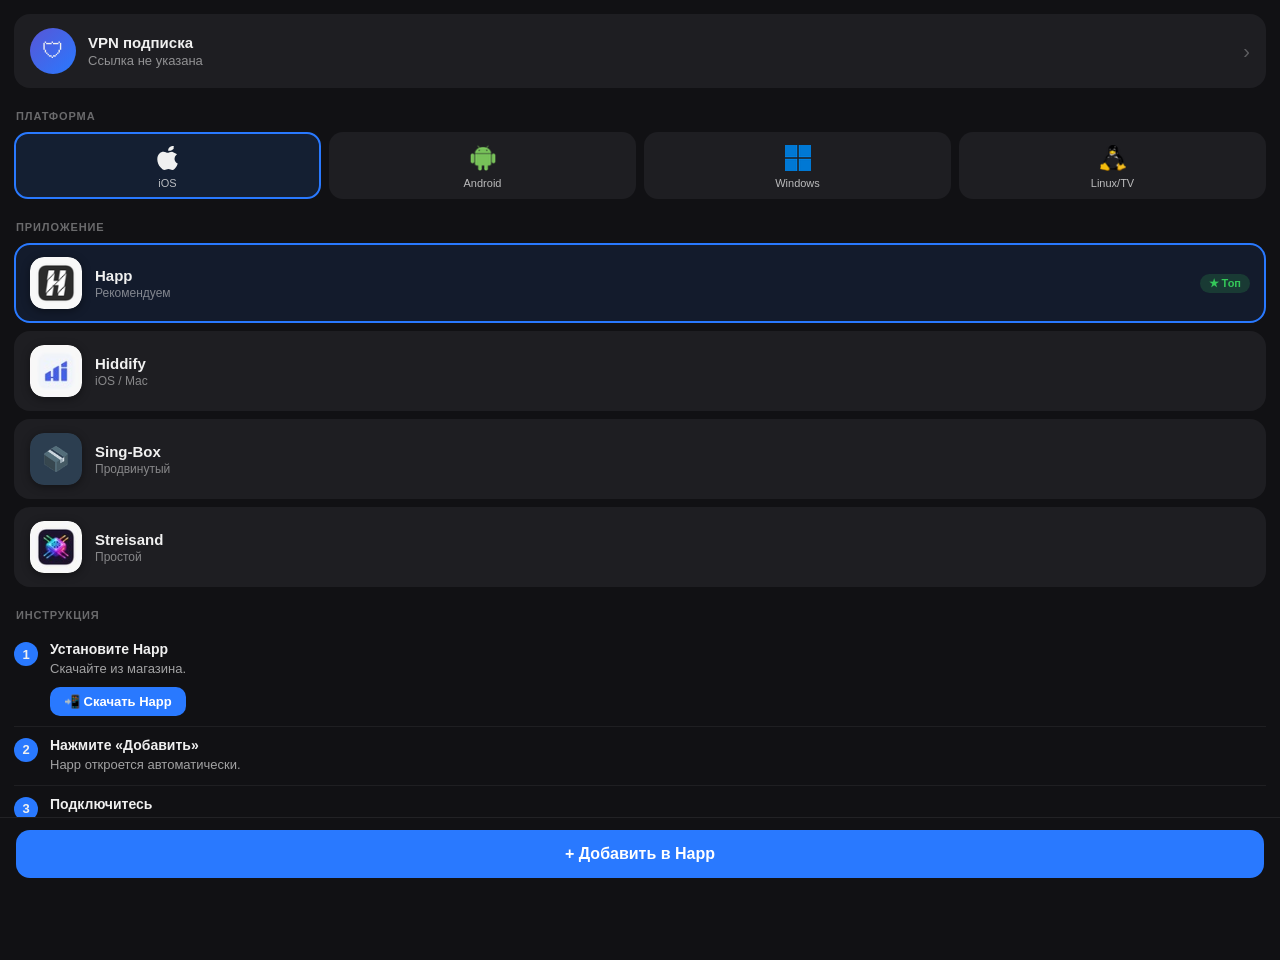
<file: website/miniapp_setup.html>
<!DOCTYPE html>
<html lang="ru">
<head>
<meta charset="UTF-8">
<meta name="viewport" content="width=device-width, initial-scale=1.0, maximum-scale=1.0, user-scalable=no">
<title>Подключение VPN</title>
<script src="https://telegram.org/js/telegram-web-app.js"></script>
<style>
  *{box-sizing:border-box;margin:0;padding:0}
  body{font-family:-apple-system,BlinkMacSystemFont,"Segoe UI",sans-serif;background:var(--tg-theme-bg-color,#111114);color:var(--tg-theme-text-color,#f0f0f0);min-height:100vh;padding:14px;padding-bottom:96px;}
  .sub-card{background:var(--tg-theme-secondary-bg-color,#1e1e22);border-radius:16px;padding:14px 16px;display:flex;align-items:center;gap:12px;margin-bottom:22px}
  .sub-avatar{width:46px;height:46px;background:linear-gradient(135deg,#5856d6,#2979ff);border-radius:50%;display:flex;align-items:center;justify-content:center;font-size:22px;flex-shrink:0}
  .sub-info{flex:1;min-width:0}
  .sub-name{font-size:15px;font-weight:600}
  .sub-expires{font-size:13px;opacity:.55;margin-top:2px}
  .section-label{font-size:11px;font-weight:700;letter-spacing:.08em;text-transform:uppercase;opacity:.4;margin-bottom:10px;padding-left:2px}
  .platform-row{display:grid;grid-template-columns:repeat(4,1fr);gap:8px;margin-bottom:22px}
  .platform-btn{background:var(--tg-theme-secondary-bg-color,#1e1e22);border:2px solid transparent;border-radius:14px;padding:10px 4px 8px;text-align:center;cursor:pointer;transition:all .15s}
  .platform-btn.active{border-color:#2979ff;background:rgba(41,121,255,.13)}
  .picon{height:28px;display:flex;align-items:center;justify-content:center;margin-bottom:5px}
  .picon img{width:26px;height:26px;object-fit:contain}
  .picon svg{width:24px;height:24px}
  .platform-btn span{font-size:11px;opacity:.75;display:block}
  .apps-grid{display:flex;flex-direction:column;gap:8px;margin-bottom:22px}
  .app-card{background:var(--tg-theme-secondary-bg-color,#1e1e22);border:2px solid transparent;border-radius:16px;padding:12px 14px;display:flex;align-items:center;gap:13px;cursor:pointer;transition:all .15s}
  .app-card.selected{border-color:#2979ff;background:rgba(41,121,255,.1)}
  .app-icon-wrap{width:52px;height:52px;border-radius:14px;overflow:hidden;flex-shrink:0;display:flex;align-items:center;justify-content:center;box-shadow:0 2px 8px rgba(0,0,0,.4)}
  .app-icon-wrap img.full{width:52px;height:52px;object-fit:cover;display:block;border-radius:14px}
  .logo-bg{width:52px;height:52px;border-radius:14px;display:flex;align-items:center;justify-content:center}
  .logo-bg img{width:36px;height:36px;object-fit:contain}
  .app-name{font-size:15px;font-weight:600}
  .app-tag{font-size:12px;opacity:.5;margin-top:2px}
  .rec-badge{margin-left:auto;background:rgba(52,199,89,.18);color:#34c759;font-size:11px;font-weight:700;padding:3px 9px;border-radius:20px;white-space:nowrap}
  .steps-list{margin-bottom:20px}
  .step{display:flex;gap:12px;padding:10px 0;border-bottom:1px solid rgba(255,255,255,.06)}
  .step:last-child{border-bottom:none}
  .step-num{width:24px;height:24px;background:#2979ff;border-radius:50%;display:flex;align-items:center;justify-content:center;font-size:13px;font-weight:700;flex-shrink:0;margin-top:1px}
  .step-title{font-size:14px;font-weight:600;margin-bottom:3px}
  .step-desc{font-size:13px;opacity:.65;line-height:1.45}
  .step-link{display:inline-block;margin-top:8px;background:#2979ff;color:#fff;text-decoration:none;padding:7px 14px;border-radius:10px;font-size:13px;font-weight:600}
  .add-btn-wrap{position:fixed;bottom:0;left:0;right:0;padding:12px 16px 22px;background:var(--tg-theme-bg-color,#111114);border-top:1px solid rgba(255,255,255,.07)}
  #add-btn{width:100%;background:#2979ff;color:#fff;border:none;border-radius:14px;padding:15px;font-size:16px;font-weight:600;cursor:pointer;transition:opacity .15s}
  #add-btn:disabled{opacity:.35;cursor:not-allowed}
  #toast{position:fixed;bottom:90px;left:50%;transform:translateX(-50%);background:rgba(0,0,0,.82);color:#fff;padding:10px 20px;border-radius:20px;font-size:14px;opacity:0;transition:opacity .3s;pointer-events:none;white-space:nowrap;z-index:999}
  #toast.show{opacity:1}
</style>
</head>
<body>

<div class="sub-card">
  <div class="sub-avatar">&#x1F6E1;</div>
  <div class="sub-info">
    <div class="sub-name" id="sub-name">&#x417;&#x430;&#x433;&#x440;&#x443;&#x437;&#x43A;&#x430;...</div>
    <div class="sub-expires" id="sub-expires">&#x41F;&#x440;&#x43E;&#x432;&#x435;&#x440;&#x44F;&#x435;&#x43C; &#x43F;&#x43E;&#x434;&#x43F;&#x438;&#x441;&#x43A;&#x443;...</div>
  </div>
  <span style="opacity:.3;font-size:20px">&#x203A;</span>
</div>

<div class="section-label">&#x41F;&#x43B;&#x430;&#x442;&#x444;&#x43E;&#x440;&#x43C;&#x430;</div>
<div class="platform-row">
  <div class="platform-btn active" onclick="setPlatform('ios',this)">
    <div class="picon">
      <svg viewBox="0 0 814 1000" fill="currentColor"><path d="M788.1 340.9c-5.8 4.5-108.2 62.2-108.2 190.5 0 148.4 130.3 200.9 134.2 202.2-.6 3.2-20.7 71.9-68.7 141.9-42.8 61.6-87.5 123.1-155.5 123.1s-85.5-39.5-164-39.5c-76 0-103.7 40.8-165.9 40.8s-105-42.8-168.2-112c-71.9-85.1-130.9-214.8-130.9-337.2 0-204.3 132.4-312.1 261.5-312.1 69.5 0 127.5 45.7 171 45.7 41.4 0 107.2-48.7 185.6-48.7zM645.9 114.5c-43.8 49.8-119.2 87.2-196.4 87.2-13.2 0-25.7-1.3-37-3.8-.6-2.5-.6-5.7-.6-8.9 0-44.5 18.3-94.4 61.4-134.8C518.1 19 597.5-12.8 649.2-12.8c.6 2.5.6 5.7.6 8.9 0 45.1-19 94.4-3.9 118.4z"/></svg>
    </div>
    <span>iOS</span>
  </div>
  <div class="platform-btn" onclick="setPlatform('android',this)">
    <div class="picon"><img src="[data-uri]" alt="Android"></div>
    <span>Android</span>
  </div>
  <div class="platform-btn" onclick="setPlatform('windows',this)">
    <div class="picon"><img src="[data-uri]" alt="Windows"></div>
    <span>Windows</span>
  </div>
  <div class="platform-btn" onclick="setPlatform('other',this)">
    <div class="picon"><img src="[data-uri]" alt="Linux"></div>
    <span>Linux/TV</span>
  </div>
</div>

<div class="section-label">&#x41F;&#x440;&#x438;&#x43B;&#x43E;&#x436;&#x435;&#x43D;&#x438;&#x435;</div>
<div class="apps-grid" id="apps-grid"></div>
<div class="section-label" id="steps-label" style="display:none">&#x418;&#x43D;&#x441;&#x442;&#x440;&#x443;&#x43A;&#x446;&#x438;&#x44F;</div>
<div class="steps-list" id="steps-list"></div>

<div class="add-btn-wrap">
  <button id="add-btn" disabled onclick="addSubscription()">+ &#x414;&#x43E;&#x431;&#x430;&#x432;&#x438;&#x442;&#x44C; &#x43F;&#x43E;&#x434;&#x43F;&#x438;&#x441;&#x43A;&#x443;</button>
</div>
<div id="toast"></div>

<script>
if(window.Telegram&&window.Telegram.WebApp){window.Telegram.WebApp.expand();window.Telegram.WebApp.ready();}

var params=new URLSearchParams(window.location.search);
var SUB_TOKEN=params.get('token')||'';
var SUB_URL_PARAM=params.get('url')||'';
var ORIGIN=window.location.origin;
var SUB_URL=SUB_URL_PARAM||(SUB_TOKEN?ORIGIN+'/sub/'+SUB_TOKEN:'');
var currentPlatform='ios';
var selectedApp=null;

const ICON_FULL = {
  happ:      '[data-uri]',
  hiddify:   '[data-uri]',
  streisand: '[data-uri]',
  nekoray:   '[data-uri]',
};

const ICON_LOGO = {
  singbox:  {src:'[data-uri]', bg:'#2c3e50'},
  v2rayng:  {src:'[data-uri]', bg:'#1C1C1E'},
  v2rayn:   {src:'[data-uri]',  bg:'#1C1C1E'},
};


function appIconHtml(id) {
  if (ICON_FULL[id]) {
    return '<img class="full" src="'+ICON_FULL[id]+'">';
  }
  var lg = ICON_LOGO[id];
  if (lg) {
    return '<div class="logo-bg" style="background:'+lg.bg+'"><img src="'+lg.src+'"></div>';
  }
  var letter = (id||'?')[0].toUpperCase();
  return '<div class="logo-bg" style="background:#333;color:#fff;font-size:22px;font-weight:700">'+letter+'</div>';
}

var APPS = {
  ios:[
    {id:'happ',     name:'Happ',     tag:'\u0420\u0435\u043a\u043e\u043c\u0435\u043d\u0434\u0443\u0435\u043c',recommended:true,store:'https://apps.apple.com/ru/app/happ-proxy-utility/id6504287215'},
    {id:'hiddify',  name:'Hiddify',  tag:'iOS / Mac',store:'https://apps.apple.com/ru/app/hiddify/id6596777532'},
    {id:'singbox',  name:'Sing-Box', tag:'\u041f\u0440\u043e\u0434\u0432\u0438\u043d\u0443\u0442\u044b\u0439',store:'https://apps.apple.com/ru/app/sing-box/id6451272673'},
    {id:'streisand',name:'Streisand',tag:'\u041f\u0440\u043e\u0441\u0442\u043e\u0439',store:'https://apps.apple.com/ru/app/streisand/id6450534064'}
  ],
  android:[
    {id:'happ',    name:'Happ',    tag:'\u0420\u0435\u043a\u043e\u043c\u0435\u043d\u0434\u0443\u0435\u043c',recommended:true,store:'https://play.google.com/store/apps/details?id=com.happ.vpn'},
    {id:'hiddify', name:'Hiddify', tag:'Android / TV',store:'https://play.google.com/store/apps/details?id=app.hiddify.com'},
    {id:'v2rayng', name:'v2rayNG', tag:'Android / TV',store:'https://play.google.com/store/apps/details?id=com.v2ray.ang'},
    {id:'singbox', name:'Sing-Box',tag:'\u041f\u0440\u043e\u0434\u0432\u0438\u043d\u0443\u0442\u044b\u0439',store:'https://play.google.com/store/apps/details?id=io.nekohasekai.sfa'}
  ],
  windows:[
    {id:'hiddify',name:'Hiddify', tag:'\u0420\u0435\u043a\u043e\u043c\u0435\u043d\u0434\u0443\u0435\u043c',recommended:true,dl:'https://github.com/hiddify/hiddify-app/releases/latest'},
    {id:'singbox', name:'Sing-Box',tag:'\u041f\u0440\u043e\u0434\u0432\u0438\u043d\u0443\u0442\u044b\u0439',dl:'https://sing-box.sagernet.org/installation/clients/'},
    {id:'v2rayn',  name:'v2rayN', tag:'\u041a\u043b\u0430\u0441\u0441\u0438\u043a\u0430',dl:'https://github.com/2dust/v2rayN/releases/latest'},
    {id:'nekoray', name:'NekoRay',tag:'\u0420\u0430\u0441\u0448\u0438\u0440\u0435\u043d\u043d\u044b\u0439',dl:'https://github.com/MatsuriDayo/nekoray/releases/latest'}
  ],
  other:[
    {id:'hiddify',name:'Hiddify',tag:'Linux / TV',recommended:true,dl:'https://github.com/hiddify/hiddify-app/releases/latest'},
    {id:'v2rayng',name:'v2rayNG',tag:'Android TV',store:'https://play.google.com/store/apps/details?id=com.v2ray.ang'},
    {id:'singbox',name:'Sing-Box',tag:'Linux / Mac',dl:'https://sing-box.sagernet.org/installation/clients/'}
  ]
};

function setPlatform(p,btn){
  currentPlatform=p;
  document.querySelectorAll('.platform-btn').forEach(function(b){b.classList.remove('active');});
  btn.classList.add('active');
  selectedApp=null;
  renderApps();
  renderSteps();
  updateBtn();
}

function renderApps(){
  var apps=APPS[currentPlatform]||[];
  document.getElementById('apps-grid').innerHTML=apps.map(function(app){
    return '<div class="app-card'+(selectedApp===app.id?' selected':'')+'" data-id="'+app.id+'" onclick="selectApp(\''+app.id+'\')">'
      +'<div class="app-icon-wrap">'+appIconHtml(app.id)+'</div>'
      +'<div style="flex:1"><div class="app-name">'+app.name+'</div><div class="app-tag">'+app.tag+'</div></div>'
      +(app.recommended?'<span class="rec-badge">\u2605 \u0422\u043e\u043f</span>':'')
      +'</div>';
  }).join('');
  var rec=apps.find(function(a){return a.recommended;});
  if(rec) selectApp(rec.id);
}

function selectApp(id){
  selectedApp=id;
  document.querySelectorAll('.app-card').forEach(function(c){c.classList.toggle('selected',c.dataset.id===id);});
  renderSteps();
  updateBtn();
}

function getSteps(platform,appId){
  var apps=APPS[platform]||[];
  var app=apps.find(function(a){return a.id===appId;});
  var nm=app?app.name:'app';
  var installStep=app&&app.store
    ?{title:'\u0423\u0441\u0442\u0430\u043d\u043e\u0432\u0438\u0442\u0435 '+nm,desc:'\u0421\u043a\u0430\u0447\u0430\u0439\u0442\u0435 \u0438\u0437 \u043c\u0430\u0433\u0430\u0437\u0438\u043d\u0430.',link:app.store,link_text:'\u{1F4F2} \u0421\u043a\u0430\u0447\u0430\u0442\u044c '+nm}
    :app&&app.dl
    ?{title:'\u0421\u043a\u0430\u0447\u0430\u0439\u0442\u0435 '+nm,desc:'\u0417\u0430\u0433\u0440\u0443\u0437\u0438\u0442\u0435 \u043f\u043e\u0441\u043b\u0435\u0434\u043d\u044e\u044e \u0432\u0435\u0440\u0441\u0438\u044e.',link:app.dl,link_text:'\u2B07\uFE0F \u0421\u043a\u0430\u0447\u0430\u0442\u044c '+nm}
    :{title:'\u0423\u0441\u0442\u0430\u043d\u043e\u0432\u0438\u0442\u0435 '+nm,desc:'\u041d\u0430\u0439\u0434\u0438\u0442\u0435 \u0432 \u043c\u0430\u0433\u0430\u0437\u0438\u043d\u0435.'};
  var extra=[];
  if(appId==='happ')     extra=[{title:'\u041d\u0430\u0436\u043c\u0438\u0442\u0435 \u00ab\u0414\u043e\u0431\u0430\u0432\u0438\u0442\u044c\u00bb',desc:'Happ \u043e\u0442\u043a\u0440\u043e\u0435\u0442\u0441\u044f \u0430\u0432\u0442\u043e\u043c\u0430\u0442\u0438\u0447\u0435\u0441\u043a\u0438.'},{title:'\u041f\u043e\u0434\u043a\u043b\u044e\u0447\u0438\u0442\u0435\u0441\u044c',desc:'\u0412\u044b\u0431\u0435\u0440\u0438\u0442\u0435 \u0441\u0435\u0440\u0432\u0435\u0440.'}];
  else if(appId==='hiddify') extra=[{title:'\u0414\u043e\u0431\u0430\u0432\u044c\u0442\u0435 \u043f\u043e\u0434\u043f\u0438\u0441\u043a\u0443',desc:'Hiddify \u0434\u043e\u0431\u0430\u0432\u0438\u0442 \u0441\u0435\u0440\u0432\u0435\u0440\u044b \u0430\u0432\u0442\u043e\u043c\u0430\u0442\u0438\u0447\u0435\u0441\u043a\u0438.'},{title:'\u041f\u043e\u0434\u043a\u043b\u044e\u0447\u0438\u0442\u0435\u0441\u044c',desc:'\u041d\u0430\u0436\u043c\u0438\u0442\u0435 \u043a\u043d\u043e\u043f\u043a\u0443 \u043f\u043e\u0434\u043a\u043b\u044e\u0447\u0435\u043d\u0438\u044f.'}];
  else if(appId==='v2rayng') extra=[{title:'\u0414\u043e\u0431\u0430\u0432\u044c\u0442\u0435 \u043f\u043e\u0434\u043f\u0438\u0441\u043a\u0443',desc:'\u2261 > Subscription settings > + > \u0432\u0441\u0442\u0430\u0432\u044c\u0442\u0435 \u0441\u0441\u044b\u043b\u043a\u0443.'},{title:'\u041e\u0431\u043d\u043e\u0432\u0438\u0442\u0435 \u0441\u0435\u0440\u0432\u0435\u0440\u044b',desc:'\u2261 > Update subscriptions > \u0432\u044b\u0431\u0435\u0440\u0438\u0442\u0435 > \u25B6.'}];
  else if(appId==='singbox') extra=[{title:'\u0414\u043e\u0431\u0430\u0432\u044c\u0442\u0435 \u043f\u043e\u0434\u043f\u0438\u0441\u043a\u0443',desc:'+ > Remote profile > \u0432\u0441\u0442\u0430\u0432\u044c\u0442\u0435 \u0441\u0441\u044b\u043b\u043a\u0443.'},{title:'\u041f\u043e\u0434\u043a\u043b\u044e\u0447\u0438\u0442\u0435\u0441\u044c',desc:'\u0412\u043a\u043b\u044e\u0447\u0438\u0442\u0435 VPN.'}];
  else if(appId==='v2rayn') extra=[{title:'\u0414\u043e\u0431\u0430\u0432\u044c\u0442\u0435 \u043f\u043e\u0434\u043f\u0438\u0441\u043a\u0443',desc:'\u041f\u043e\u0434\u043f\u0438\u0441\u043a\u0438 > \u0423\u043f\u0440\u0430\u0432\u043b\u0435\u043d\u0438\u0435 > \u0414\u043e\u0431\u0430\u0432\u0438\u0442\u044c.'},{title:'\u041f\u043e\u0434\u043a\u043b\u044e\u0447\u0438\u0442\u0435\u0441\u044c',desc:'\u041f\u043e\u0434\u043f\u0438\u0441\u043a\u0438 > \u041e\u0431\u043d\u043e\u0432\u0438\u0442\u044c.'}];
  else extra=[{title:'\u0414\u043e\u0431\u0430\u0432\u044c\u0442\u0435 \u043f\u043e\u0434\u043f\u0438\u0441\u043a\u0443',desc:'\u0412\u0441\u0442\u0430\u0432\u044c\u0442\u0435 \u0441\u0441\u044b\u043b\u043a\u0443 \u0432 \u043f\u0440\u0438\u043b\u043e\u0436\u0435\u043d\u0438\u0435.'},{title:'\u041f\u043e\u0434\u043a\u043b\u044e\u0447\u0438\u0442\u0435\u0441\u044c',desc:'\u0412\u044b\u0431\u0435\u0440\u0438\u0442\u0435 \u0441\u0435\u0440\u0432\u0435\u0440.'}];
  return [installStep].concat(extra);
}

function renderSteps(){
  var label=document.getElementById('steps-label');
  var list=document.getElementById('steps-list');
  if(!selectedApp){label.style.display='none';list.innerHTML='';return;}
  label.style.display='block';
  var steps=getSteps(currentPlatform,selectedApp);
  list.innerHTML=steps.map(function(s,i){
    return '<div class="step"><div class="step-num">'+(i+1)+'</div><div>'
      +'<div class="step-title">'+s.title+'</div>'
      +'<div class="step-desc">'+s.desc+'</div>'
      +(s.link?'<a class="step-link" href="'+s.link+'" target="_blank">'+s.link_text+'</a>':'')
      +'</div></div>';
  }).join('');
}

function updateBtn(){
  var btn=document.getElementById('add-btn');
  if(!selectedApp){btn.disabled=true;btn.textContent='+ \u0414\u043e\u0431\u0430\u0432\u0438\u0442\u044c \u043f\u043e\u0434\u043f\u0438\u0441\u043a\u0443';return;}
  btn.disabled=false;
  var isDesktop=currentPlatform==='windows'||currentPlatform==='other';
  var apps=APPS[currentPlatform]||[];
  var app=apps.find(function(a){return a.id===selectedApp;});
  btn.textContent=isDesktop?'\u{1F4CB} \u0421\u043a\u043e\u043f\u0438\u0440\u043e\u0432\u0430\u0442\u044c \u0441\u0441\u044b\u043b\u043a\u0443':'+ \u0414\u043e\u0431\u0430\u0432\u0438\u0442\u044c \u0432 '+(app?app.name:'\u043f\u0440\u0438\u043b\u043e\u0436\u0435\u043d\u0438\u0435');
}

function getDeepLink(appId){
  var enc=encodeURIComponent(SUB_URL);
  if(appId==='happ')      return 'happ://add/'+SUB_URL;
  if(appId==='hiddify')   return 'hiddify://import/'+SUB_URL;
  if(appId==='v2rayng')   return 'v2rayng://install-sub?url='+enc;
  if(appId==='singbox')   return 'sing-box://import-remote-profile?url='+enc;
  if(appId==='streisand') return 'streisand://import/'+enc;
  return null;
}

function addSubscription(){
  if(!selectedApp) return;
  var isDesktop=currentPlatform==='windows'||currentPlatform==='other';
  if(isDesktop){
    if(SUB_URL){
      if(navigator.clipboard){navigator.clipboard.writeText(SUB_URL).then(function(){showToast('\u2705 \u0421\u0441\u044b\u043b\u043a\u0430 \u0441\u043a\u043e\u043f\u0438\u0440\u043e\u0432\u0430\u043d\u0430!');}).catch(function(){showToast(SUB_URL);});}
      else showToast(SUB_URL);
    } else showToast('\u26A0\uFE0F \u0421\u0441\u044b\u043b\u043a\u0430 \u043d\u0435 \u043d\u0430\u0439\u0434\u0435\u043d\u0430');
    return;
  }
  var dl=getDeepLink(selectedApp);
  if(!dl||!SUB_URL){showToast('\u26A0\uFE0F \u0421\u0441\u044b\u043b\u043a\u0430 \u043d\u0435 \u043d\u0430\u0439\u0434\u0435\u043d\u0430');return;}
  try{window.open(dl,'_blank');}catch(e){window.location.href=dl;}
  setTimeout(function(){showToast('\u{1F4F1} \u041e\u0442\u043a\u0440\u044b\u0432\u0430\u044e...');},200);
}

function showToast(msg){
  var t=document.getElementById('toast');
  t.textContent=msg;t.classList.add('show');
  setTimeout(function(){t.classList.remove('show');},2500);
}

async function loadSubInfo(){
  if(!SUB_TOKEN&&!SUB_URL){
    document.getElementById('sub-name').textContent='VPN \u043f\u043e\u0434\u043f\u0438\u0441\u043a\u0430';
    document.getElementById('sub-expires').textContent='\u0421\u0441\u044b\u043b\u043a\u0430 \u043d\u0435 \u0443\u043a\u0430\u0437\u0430\u043d\u0430';
    return;
  }
  var token=SUB_TOKEN||(SUB_URL.split('/sub/')[1]||'').split('?')[0];
  if(!token){
    document.getElementById('sub-name').textContent='VPN \u043f\u043e\u0434\u043f\u0438\u0441\u043a\u0430';
    document.getElementById('sub-expires').textContent='\u041f\u043e\u0434\u043f\u0438\u0441\u043a\u0430 \u0430\u043a\u0442\u0438\u0432\u043d\u0430';
    return;
  }
  try{
    var r=await fetch(ORIGIN+'/sub-info/'+token);
    if(r.ok){
      var d=await r.json();
      document.getElementById('sub-name').textContent=d.plan_name||'VPN \u043f\u043e\u0434\u043f\u0438\u0441\u043a\u0430';
      if(d.expires_at){
        var exp=new Date(d.expires_at);
        var days=Math.ceil((exp-Date.now())/86400000);
        document.getElementById('sub-expires').textContent=days>0?'\u0418\u0441\u0442\u0435\u043a\u0430\u0435\u0442 \u0447\u0435\u0440\u0435\u0437 '+days+' \u0434\u043d. \u2014 '+exp.toLocaleDateString('ru'):'\u041f\u043e\u0434\u043f\u0438\u0441\u043a\u0430 \u0438\u0441\u0442\u0435\u043a\u043b\u0430';
      } else {
        document.getElementById('sub-expires').textContent='\u0411\u0435\u0441\u0441\u0440\u043e\u0447\u043d\u0430\u044f';
      }
    } else {
      document.getElementById('sub-name').textContent='VPN \u043f\u043e\u0434\u043f\u0438\u0441\u043a\u0430';
      document.getElementById('sub-expires').textContent='\u041f\u043e\u0434\u043f\u0438\u0441\u043a\u0430 \u0430\u043a\u0442\u0438\u0432\u043d\u0430';
    }
  } catch(e) {
    document.getElementById('sub-name').textContent='VPN \u043f\u043e\u0434\u043f\u0438\u0441\u043a\u0430';
    document.getElementById('sub-expires').textContent='\u041f\u043e\u0434\u043f\u0438\u0441\u043a\u0430 \u0430\u043a\u0442\u0438\u0432\u043d\u0430';
  }
}

renderApps();
loadSubInfo();
</script>
</body>
</html>
</file>
